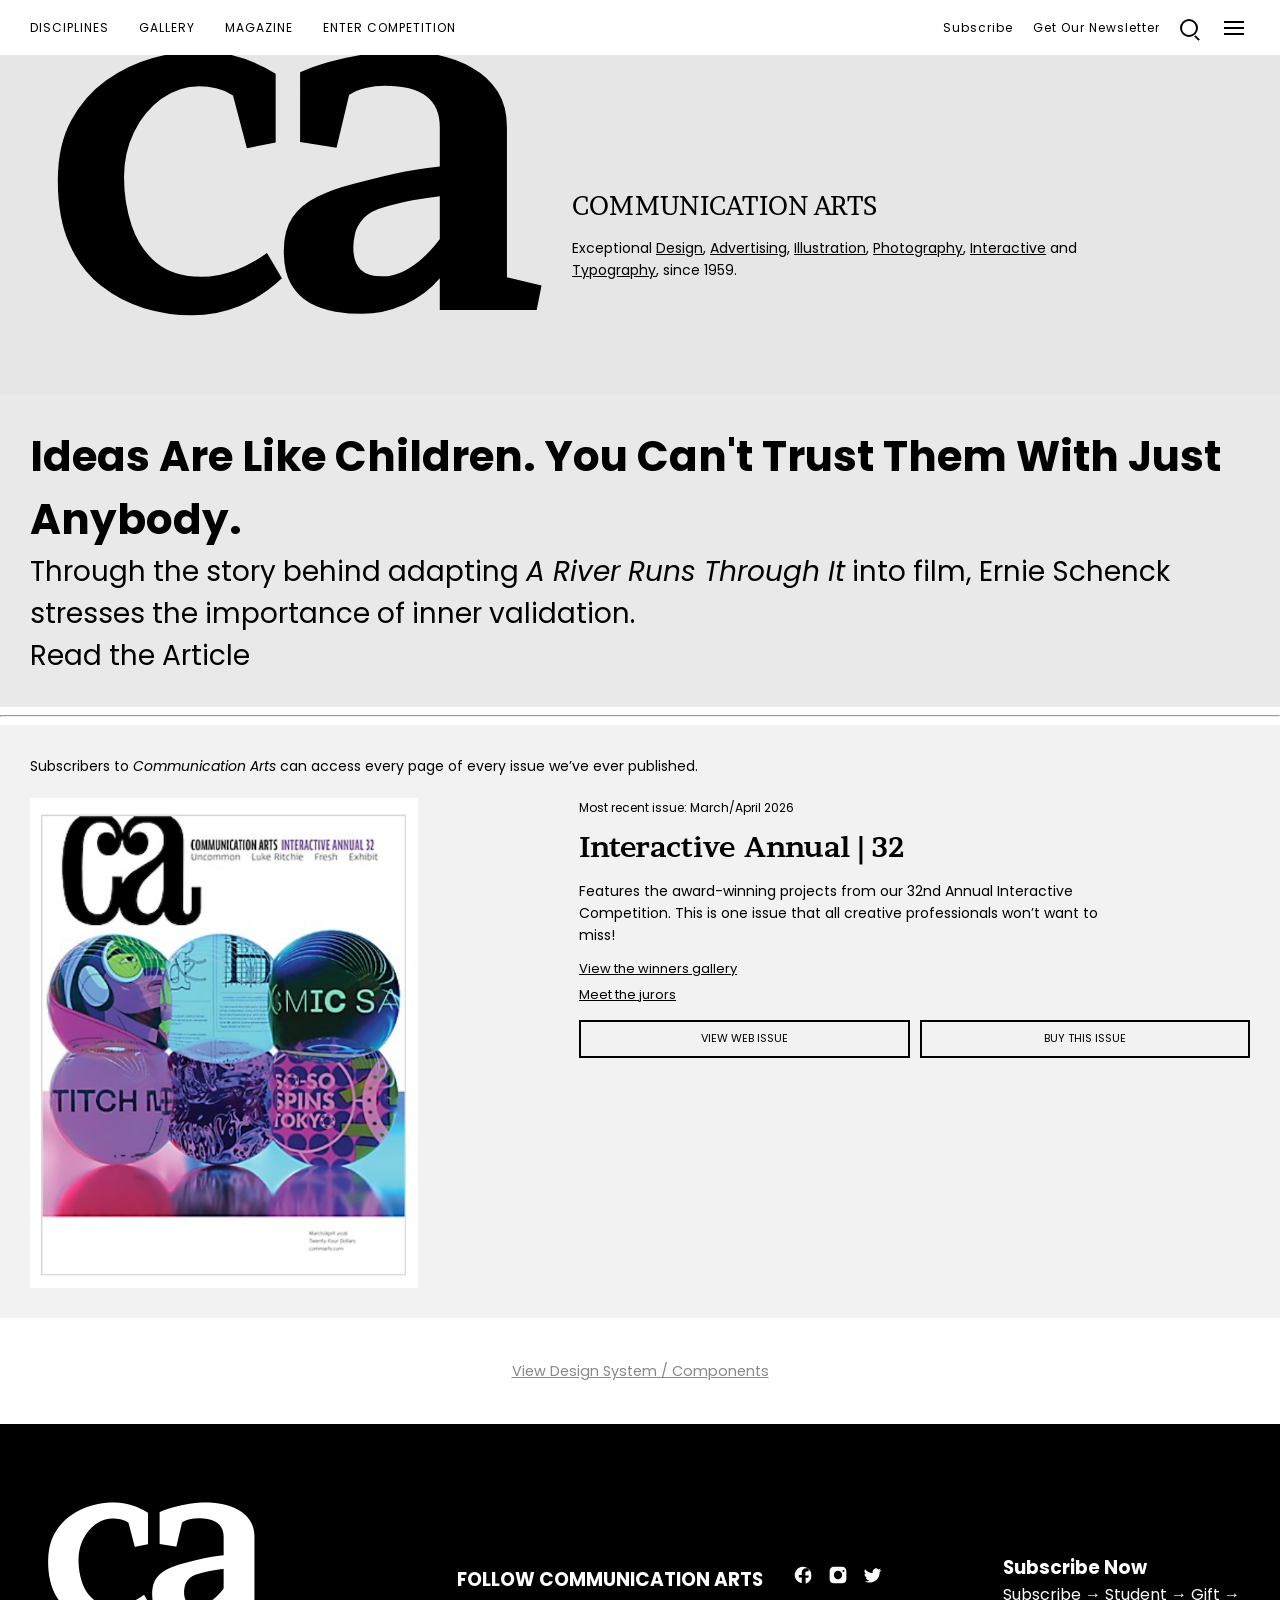
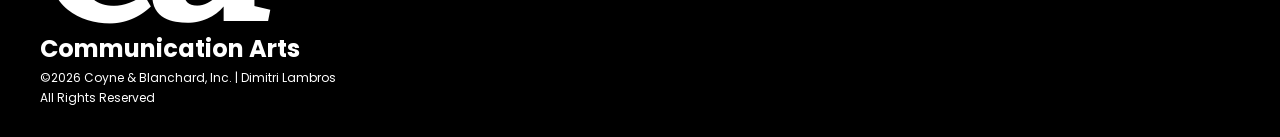
<file: index.html>
<!DOCTYPE html>
<html lang="en">
<head>
  <meta charset="UTF-8">
  <meta name="viewport" content="width=device-width, initial-scale=1.0">
  <meta http-equiv="X-UA-Compatible" content="ie=edge">
  <title>Communication Arts | Design, Advertising, Illustration, Photography</title>
  
  <link href="https://fonts.googleapis.com/css?family=Brawler%7CPoppins:400,500&display=swap" rel="stylesheet">
  
  <link rel="stylesheet" href="css/normalize.css">
  <link rel="stylesheet" href="css/main.css">
</head>
<body class="home-page">

  <header class="page-header">
    <nav class="page-header-left">
      <a href="#">DISCIPLINES</a>
      <a href="#">GALLERY</a>
      <a href="#">MAGAZINE</a>
      <a href="#">ENTER COMPETITION</a>
    </nav>
    
    <nav class="page-header-right">
      <a href="#">Subscribe</a>
      <a href="#">Get Our Newsletter</a>
      <div class="search-icon"></div>
      <button class="nav-toggle" aria-label="Toggle Menu">
        <span></span>
        <span></span>
        <span></span>
      </button>
    </nav>
  </header>

  <main>
    <section class="main-hero">
      <div class="hero-ca">ca</div>
      <div class="hero-right">
        <h1 class="hero-title">COMMUNICATION ARTS</h1>
        <p class="hero-text">
          Exceptional <a href="#">Design</a>, <a href="#">Advertising</a>,
          <a href="#">Illustration</a>, <a href="#">Photography</a>,
          <a href="#">Interactive</a> and <a href="#">Typography</a>, since 1959.
        </p>
      </div>
    </section>

    <div class="container">
      <section class="featured-article">
        <div class="section-heading-block">
          <h2>Ideas Are Like Children. You Can't Trust Them With Just Anybody.</h2>
          <p>
            Through the story behind adapting <em>A River Runs Through It</em> into film,
            Ernie Schenck stresses the importance of inner validation.
          </p>
          <a href="#" class="action-link">Read the Article</a>
        </div>
      </section>

      <hr>

      <section class="current-issue-preview">
        <div class="issue">
          <p class="issue__intro">
            Subscribers to <em>Communication Arts</em> can access every page of every issue we’ve ever published.
          </p>
          <div class="issue__grid">
            <div class="issue__image">
              <img src="images/ca.png" alt="March/April 2026 Issue Cover">
            </div>
            <div class="issue__content">
              <p class="issue__meta">Most recent issue: March/April 2026</p>
              <h2 class="issue__title">Interactive Annual | 32</h2>
              <p class="issue__text">
                Features the award-winning projects from our 32nd Annual Interactive Competition. 
                This is one issue that all creative professionals won’t want to miss!
              </p>
              <div class="issue__links">
                <a href="#">View the winners gallery</a>
                <a href="#">Meet the jurors</a>
              </div>
              <div class="issue__buttons">
                <a href="#" class="btn">View web issue</a>
                <a href="#" class="btn">Buy this issue</a>
              </div>
            </div>
          </div>
        </div>
      </section>
      
      <div class="design-system-link" style="text-align: center; padding: 40px 0;">
         <p><a href="components.html" style="text-decoration: underline; color: #888; font-size: 0.9rem;">View Design System / Components</a></p>
      </div>
    </div>
  </main>

  <footer class="page-footer">
    <div class="footer-left">
      <div class="wordmark-ca">ca</div>
      <div class="footer-brand-info">
        <h2>Communication Arts</h2>
        <p>©2026 Coyne & Blanchard, Inc. | Dimitri Lambros</p>
        <p>All Rights Reserved</p>
      </div>
    </div>

    <div class="footer-center">
        <h3>FOLLOW COMMUNICATION ARTS</h3>
        <ul class="social-list" style="display:flex; gap:15px; list-style:none; padding:0; justify-content: center;">
          <li>
            <a href="#" aria-label="Facebook">
              <svg width="20" height="20" viewBox="0 0 24 24"><path fill="currentColor" d="M22 12a10 10 0 10-11.5 9.9v-7H7v-2.9h3.5V9.4c0-3.5 2.1-5.4 5.3-5.4 1.5 0 3 .3 3 .3v3.3h-1.7c-1.7 0-2.3 1.1-2.3 2.2v2.7H19l-.6 2.9h-3.2v7A10 10 0 0022 12z"/></svg>
            </a>
          </li>
          <li>
            <a href="#" aria-label="Instagram">
              <svg width="20" height="20" viewBox="0 0 24 24"><path fill="currentColor" d="M7 2C4.2 2 2 4.2 2 7v10c0 2.8 2.2 5 5 5h10c2.8 0 5-2.2 5-5V7c0-2.8-2.2-5-5-5H7zm5 5a5 5 0 110 10 5 5 0 010-10zm6.5-.9a1.2 1.2 0 110 2.4 1.2 1.2 0 010-2.4z"/></svg>
            </a>
          </li>
          <li>
            <a href="#" aria-label="Twitter">
              <svg width="20" height="20" viewBox="0 0 24 24"><path fill="currentColor" d="M22 5.9c-.8.4-1.6.6-2.5.8.9-.6 1.5-1.4 1.8-2.4-.9.5-1.8.9-2.8 1.1A4.4 4.4 0 0016 4c-2.5 0-4.5 2.1-4.5 4.6 0 .4 0 .8.1 1.1-3.7-.2-7-2-9.2-4.7-.4.7-.6 1.4-.6 2.2 0 1.6.8 3 2 3.9-.7 0-1.4-.2-2-.5v.1c0 2.2 1.5 4 3.6 4.4-.4.1-.8.2-1.2.2-.3 0-.6 0-.9-.1.6 1.9 2.4 3.3 4.5 3.3A8.9 8.9 0 012 19.5 12.6 12.6 0 008.3 21c7.6 0 11.7-6.4 11.7-12v-.5c.8-.6 1.5-1.3 2-2.1z"/></svg>
            </a>
          </li>
        </ul>
    </div>

    <div class="footer-right">
      <h3>Subscribe Now</h3>
      <a href="#">Subscribe →</a>
      <a href="#">Student →</a>
      <a href="#">Gift →</a>
    </div>
  </footer>

</body>
</html>
</file>
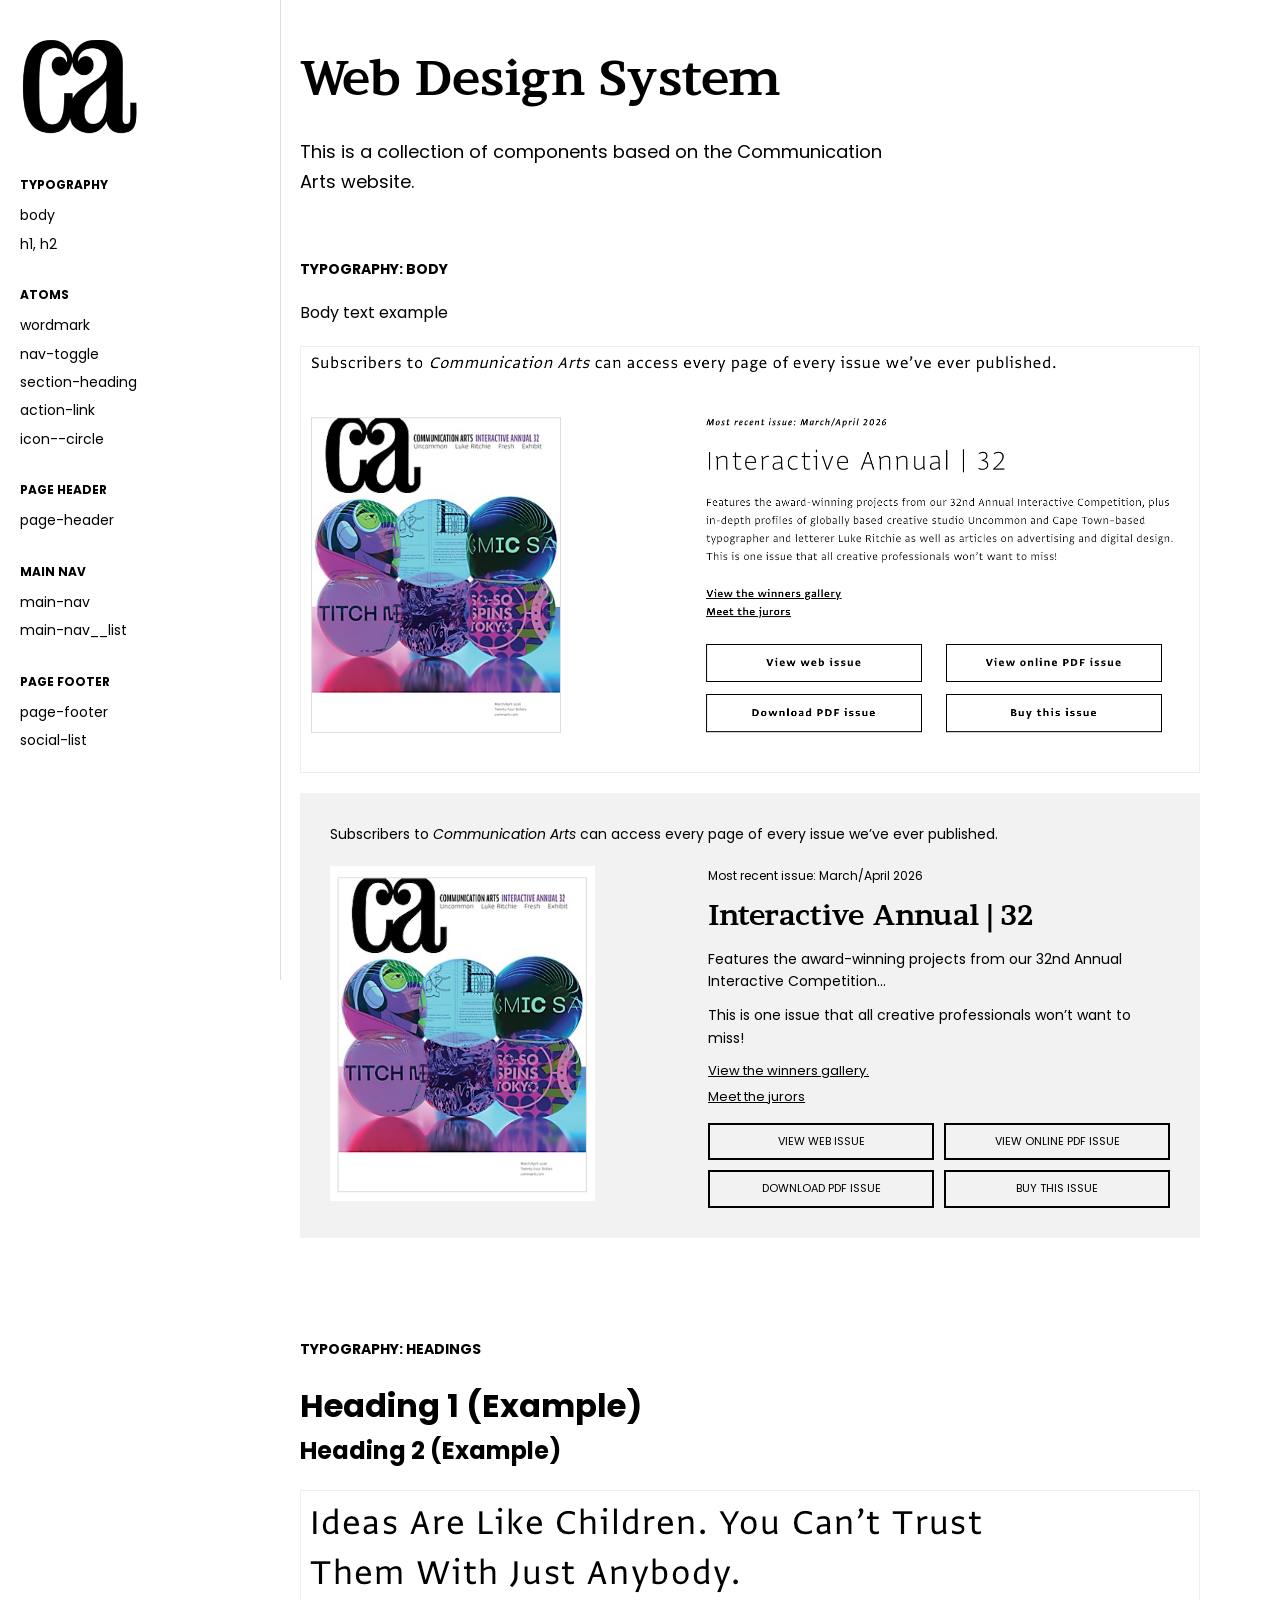
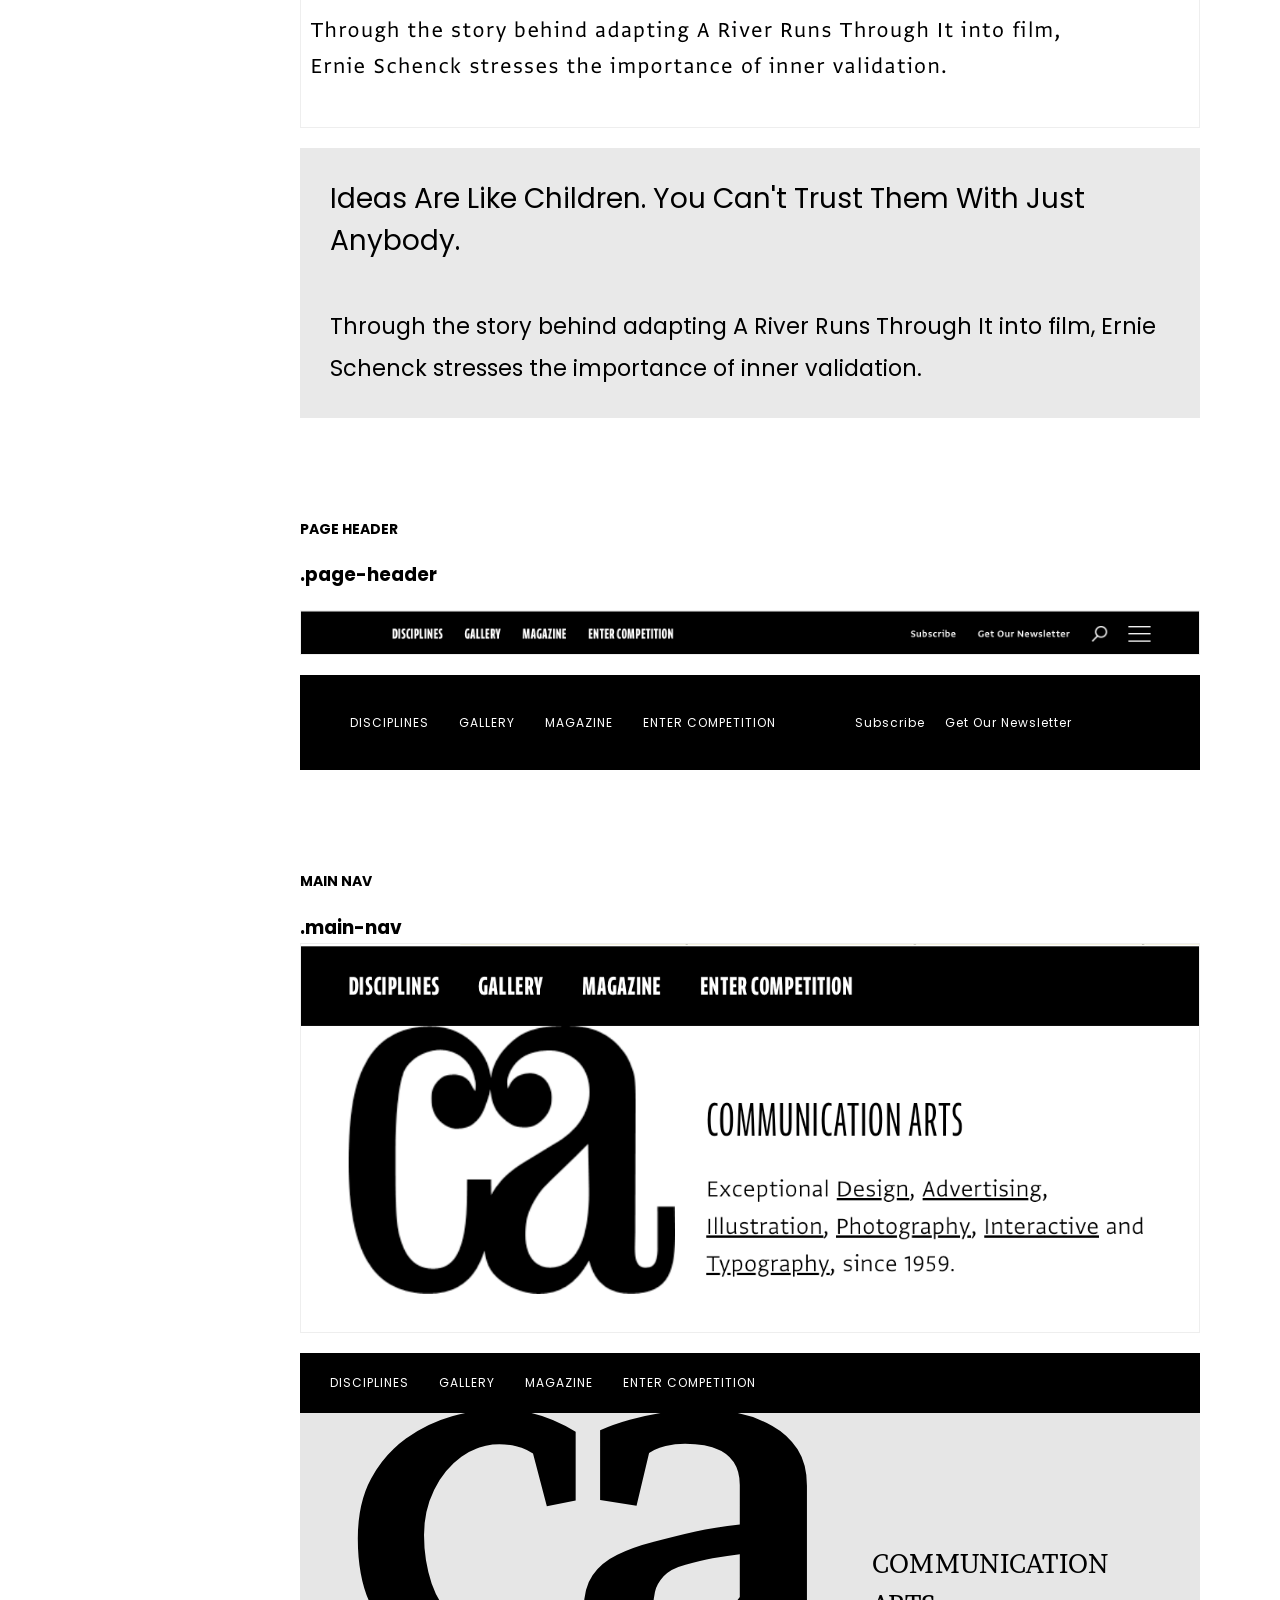
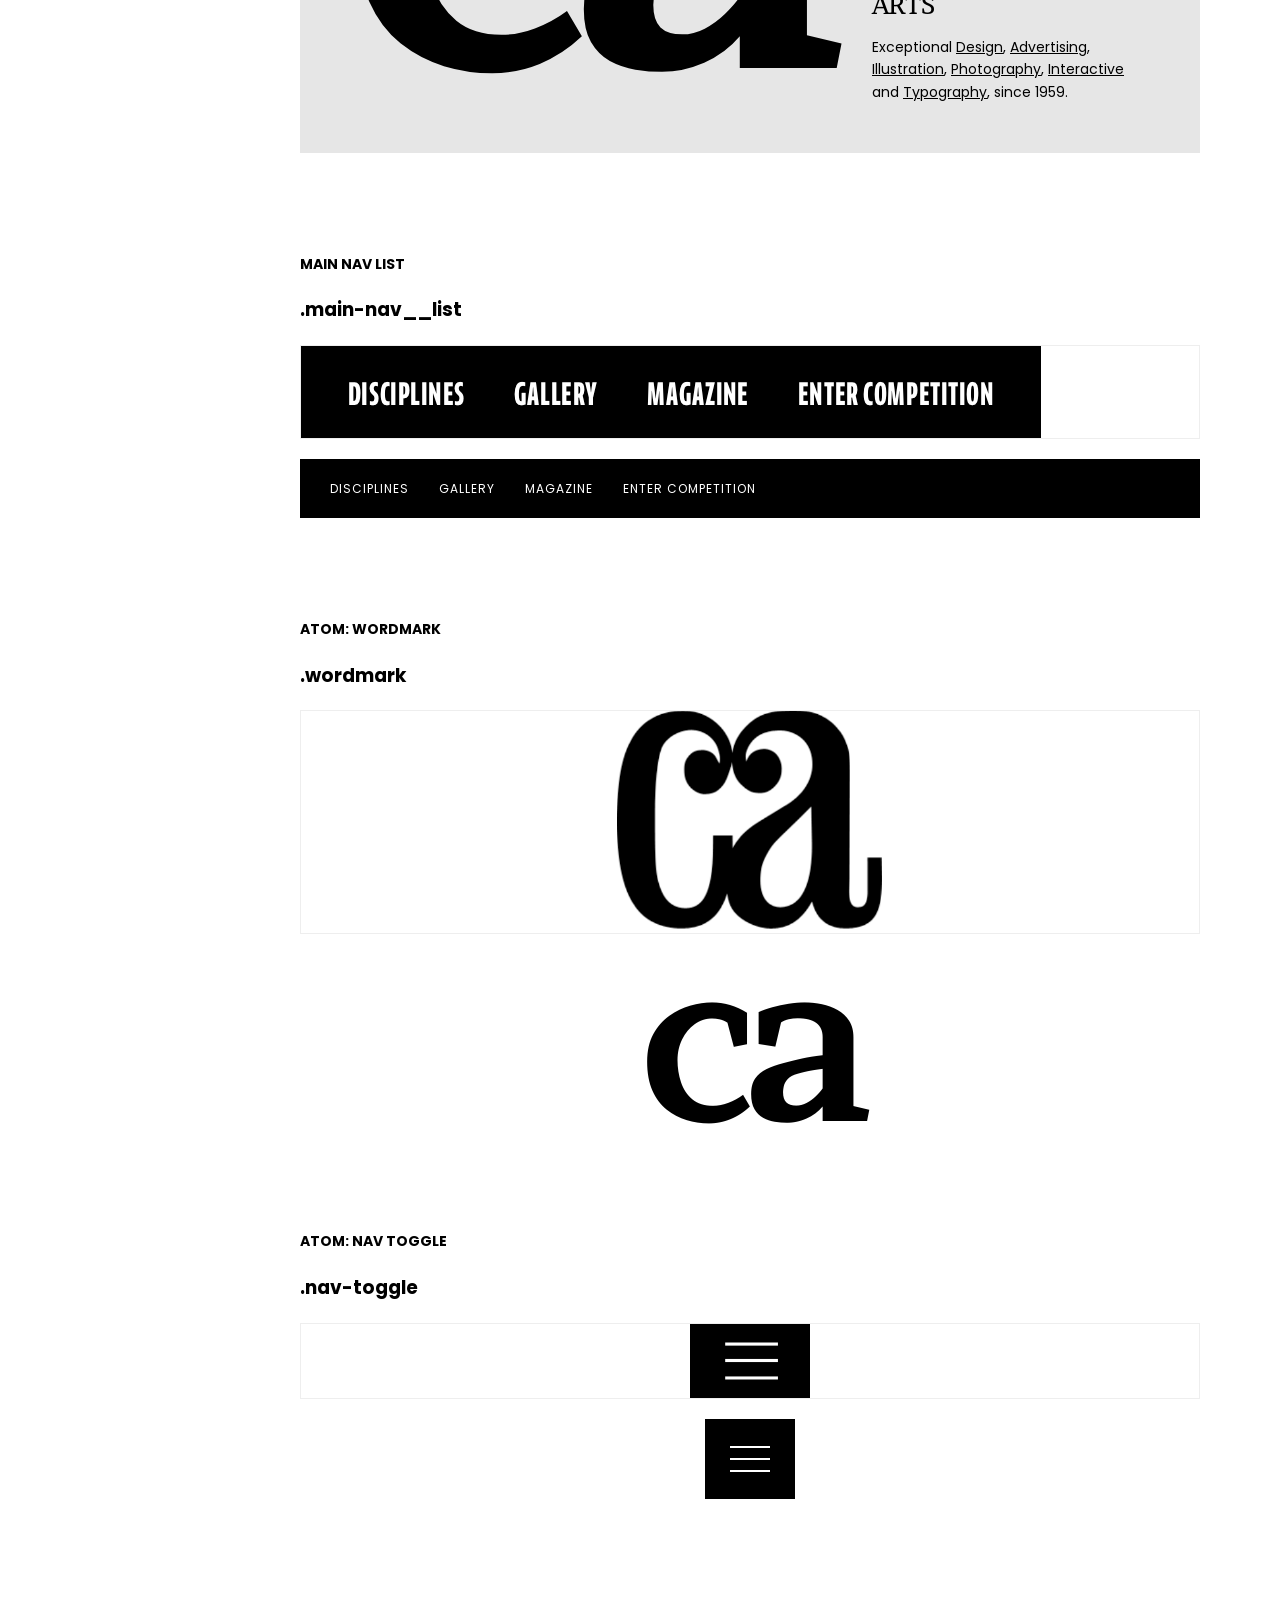
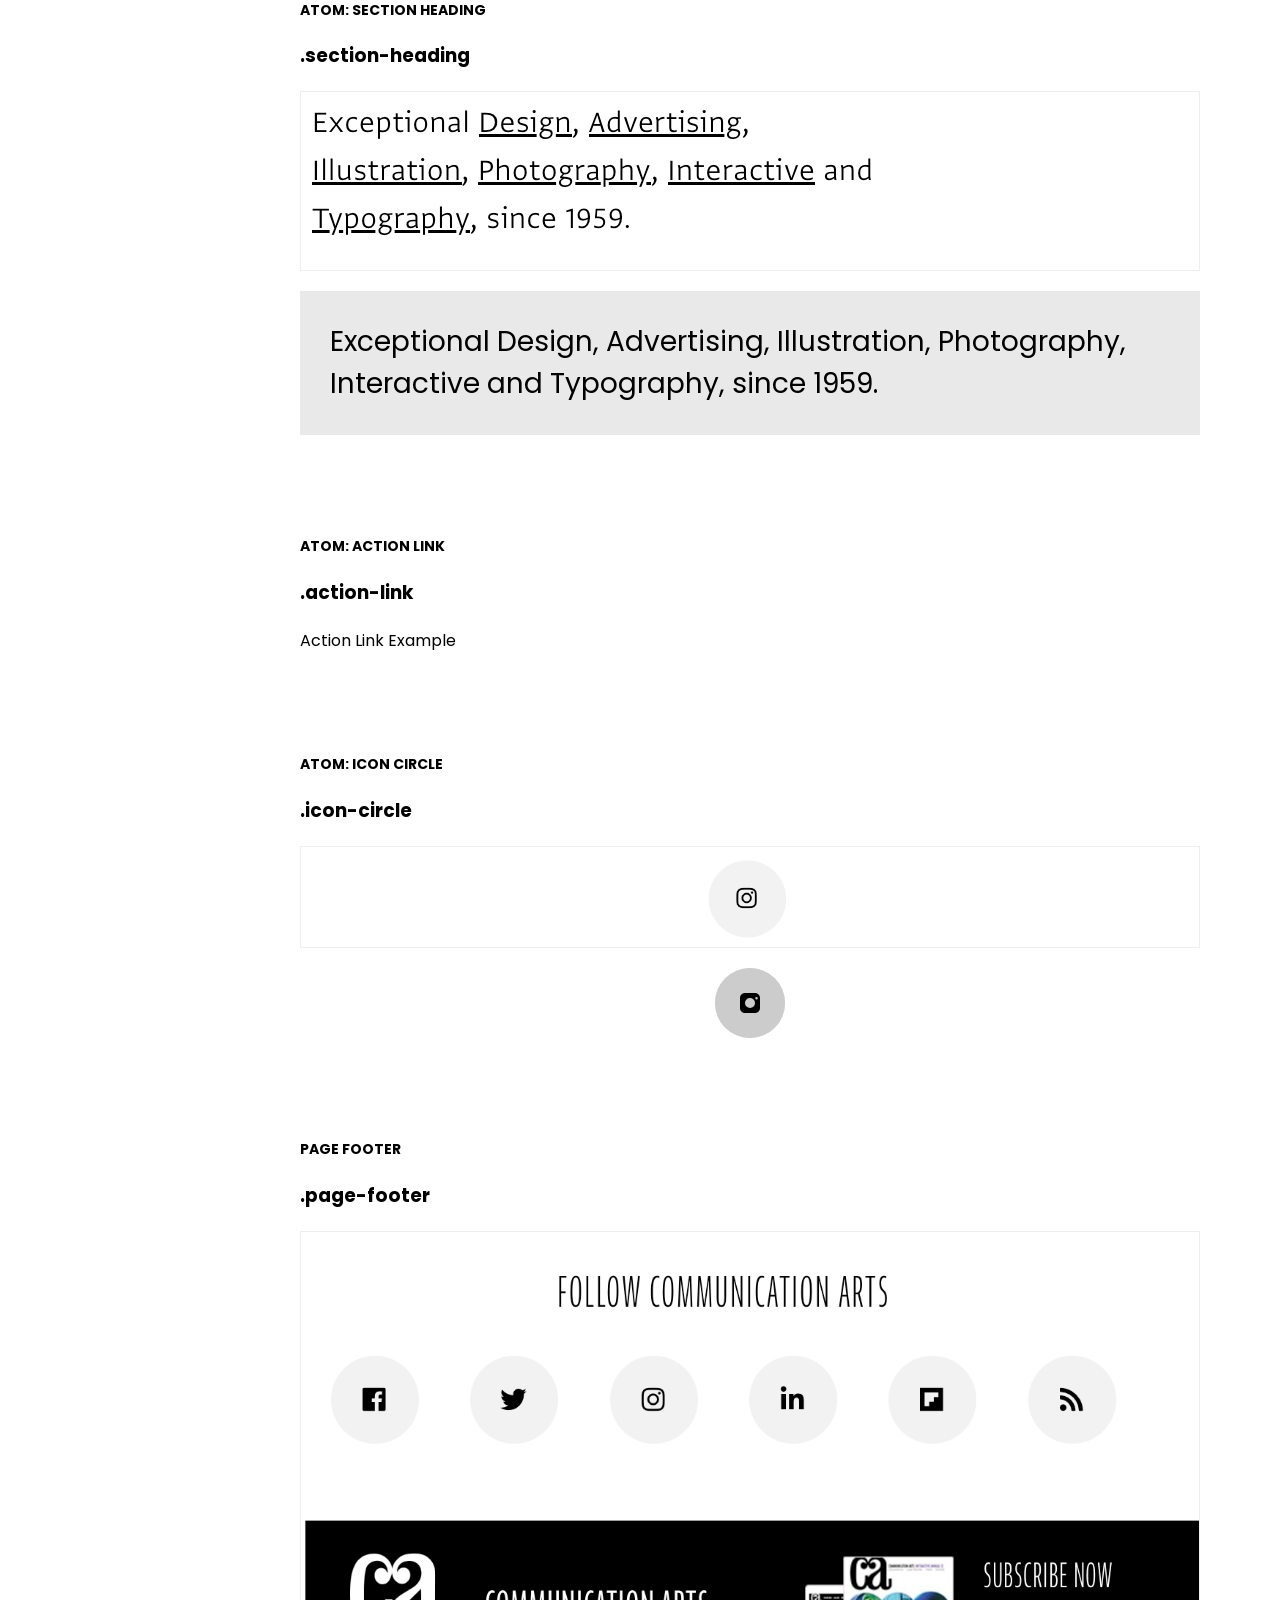
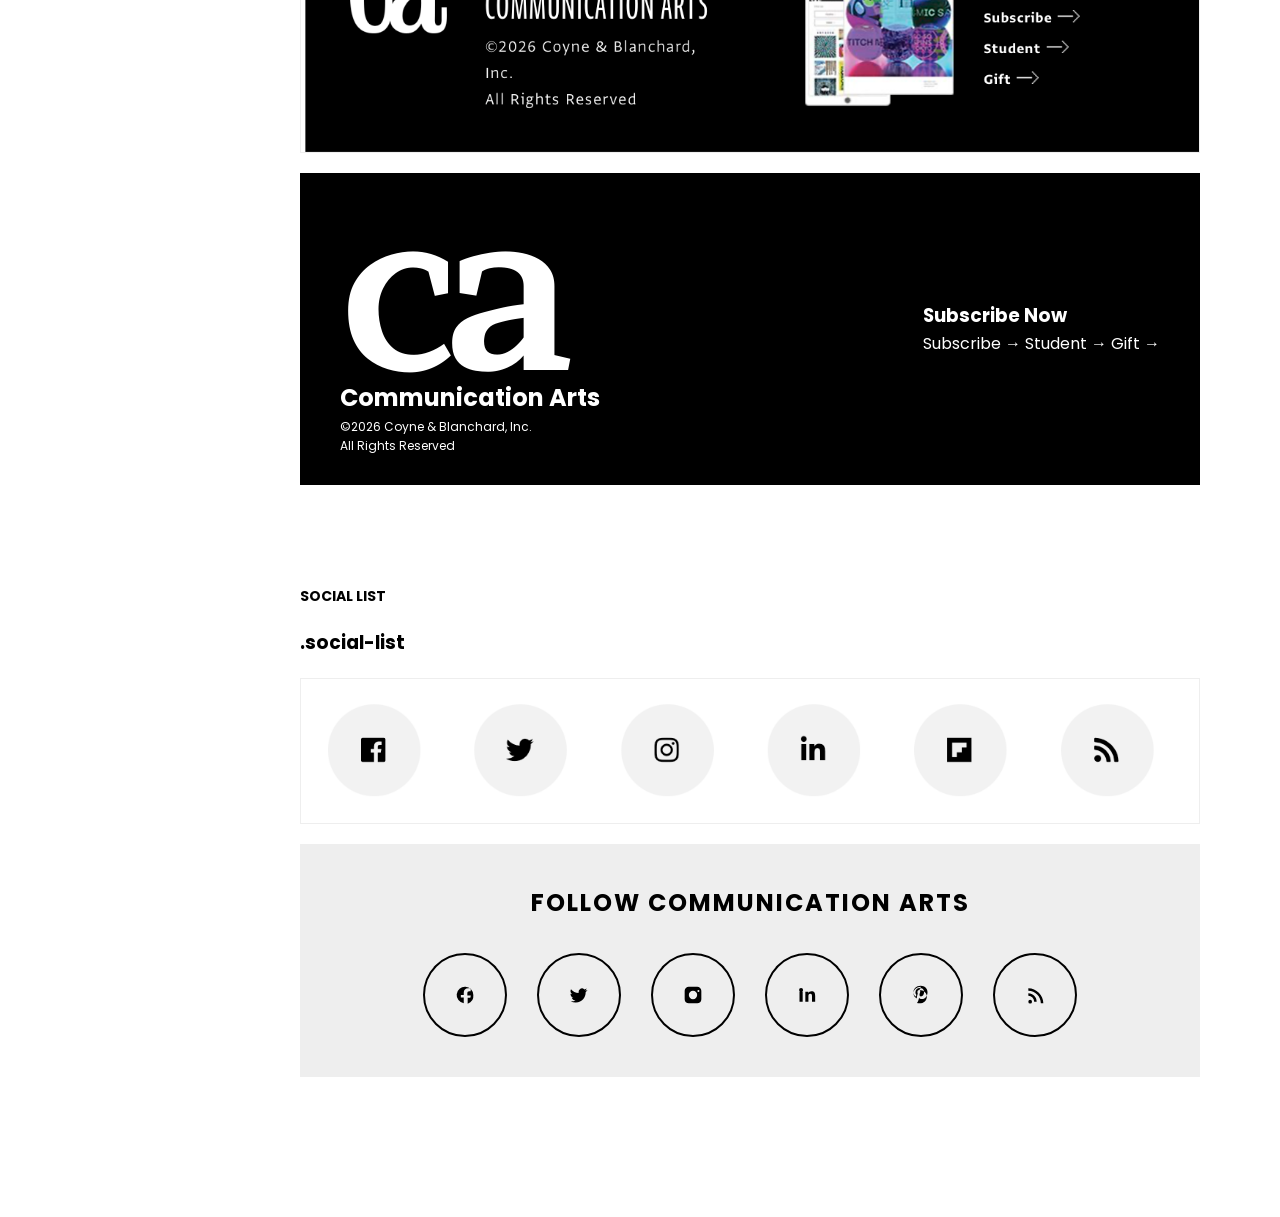
<file: components.html>
<!DOCTYPE html>
<html lang="en">
<head>
  <meta charset="UTF-8">
  <title>Components – Comm Arts</title>
  <meta name="viewport" content="width=device-width, initial-scale=1.0">
  <link href="https://fonts.googleapis.com/css?family=Brawler%7CPoppins:400,500&display=swap" rel="stylesheet">
  <link rel="stylesheet" href="css/main.css">
</head>
<body class="design-system">
  <aside class="sidebar-nav">
    <div class="sidebar-logo">
      <img src="images/logo.png" alt="Communication Arts Logo">
    </div>
    <h2>Typography</h2>
    <ul class="system-nav">
      <li><a href="#body">body</a></li>
      <li><a href="#headings">h1, h2</a></li>
    </ul>
    <h2>Atoms</h2>
    <ul class="system-nav">
      <li><a href="#wordmark">wordmark</a></li>
      <li><a href="#nav-toggle">nav-toggle</a></li>
      <li><a href="#section-heading">section-heading</a></li>
      <li><a href="#action-link">action-link</a></li>
      <li><a href="#icon">icon--circle</a></li>
    </ul>
    <h2>Page Header</h2>
    <ul class="system-nav">
      <li><a href="#page-header">page-header</a></li>
    </ul>
    <h2>Main Nav</h2>
    <ul class="system-nav">
      <li><a href="#main-nav">main-nav</a></li>
      <li><a href="#main-nav-list">main-nav__list</a></li>
    </ul>
    <h2>Page Footer</h2>
    <ul class="system-nav">
      <li><a href="#footer">page-footer</a></li>
      <li><a href="#social">social-list</a></li>
    </ul>
  </aside>

  <main class="component-page">
    <h1 class="page-title">Web Design System</h1>
    <p class="page-description">
      This is a collection of components based on the 
      <a href="https://www.commarts.com/">Communication Arts</a> website.
    </p>

    <section id="body" class="component">
      <h2 class="section-title">Typography: Body</h2>
      <div class="component__code">
        <p>Body text example</p>
      </div>
      <div class="component__img">
        <img src="images/body.png" alt="Preview of body typography">
      </div>
      <div class="component__code">
        <div class="issue">
          <p class="issue__intro">
            Subscribers to <em>Communication Arts</em> can access every page of every issue we’ve ever published.
          </p>
          <div class="issue__grid">
            <div class="issue__image">
              <img src="images/ca.png" alt="Communication Arts Magazine Cover">
            </div>
            <div class="issue__content">
              <p class="issue__meta">Most recent issue: March/April 2026</p>
              <h2 class="issue__title">Interactive Annual | 32</h2>
              <p class="issue__text">
                Features the award-winning projects from our 32nd Annual Interactive Competition...
              </p>
              <p class="issue__text">
                This is one issue that all creative professionals won’t want to miss!
              </p>
              <div class="issue__links">
                <a href="#">View the winners gallery.</a>
                <a href="#">Meet the jurors</a>
              </div>
              <div class="issue__buttons">
                <a href="#">View web issue</a>
                <a href="#">View online PDF issue</a>
                <a href="#">Download PDF issue</a>
                <a href="#">Buy this issue</a>
              </div>
            </div>
          </div>
        </div>
      </div>
    </section>

    <section id="headings" class="component">
      <h2 class="section-title">Typography: Headings</h2>
      <div class="component__code">
        <h2 class="example-h1" style="font-size: 2em; margin: 0;">Heading 1 (Example)</h2>
        <h2 class="example-h2" style="font-size: 1.5em; margin: 0;">Heading 2 (Example)</h2>
      </div>
      <div class="component__img">
        <img src="images/headings.png" alt="Preview of heading styles">
      </div>
      <div class="component__code">
        <div class="section-heading-block">
          Ideas Are Like Children. You Can't Trust Them With Just Anybody.<br><br>
          <span style="font-size: 0.8em; font-weight: normal;">
            Through the story behind adapting A River Runs Through It into film,
            Ernie Schenck stresses the importance of inner validation.
          </span>
        </div>
      </div>
    </section>

    <section id="page-header" class="component">
      <h2 class="section-title">Page Header</h2>
      <div class="component__code">
        <h3>.page-header</h3>
      </div>
      <div class="component__img">
        <img src="images/page-header.png" alt="Preview of site header">
      </div>
      <div class="component__code">
        <header class="page-header">
          <div class="page-header-left">
            <a href="#">DISCIPLINES</a>
            <a href="#">GALLERY</a>
            <a href="#">MAGAZINE</a>
            <a href="#">ENTER COMPETITION</a>
          </div>
          <div class="page-header-right">
            <a href="#">Subscribe</a>
            <a href="#">Get Our Newsletter</a>
            <div class="search-icon"></div>
            <div class="nav-toggle">
              <span></span>
              <span></span>
              <span></span>
            </div>
          </div>
        </header>
      </div>
    </section>

    <section id="main-nav" class="component">
      <h2 class="section-title">Main Nav</h2>
      <div class="component__code">
        <nav class="main-nav">
          <ul class="main-nav__list">
            <li><h3>.main-nav</h3></li>
          </ul>
        </nav>
      </div>
      <div class="component__img">
        <img src="images/main-nav.png" alt="Preview of main navigation">
      </div>
      <div class="component__code">
        <nav class="main-nav">
          <div class="main-nav-top">
            <a href="#">DISCIPLINES</a>
            <a href="#">GALLERY</a>
            <a href="#">MAGAZINE</a>
            <a href="#">ENTER COMPETITION</a>
          </div>
        </nav>
      </div>
      <div class="component__code">
        <section class="main-hero">
          <div class="hero-ca">ca</div>
          <div class="hero-right">
            <h2 class="hero-title">COMMUNICATION ARTS</h2>
            <p class="hero-text">
              Exceptional <a href="#">Design</a>, <a href="#">Advertising</a>,
              <a href="#">Illustration</a>, <a href="#">Photography</a>,
              <a href="#">Interactive</a> and <a href="#">Typography</a>, since 1959.
            </p>
          </div>
        </section>
      </div>
    </section>

    <section id="main-nav-list" class="component">
      <h2 class="section-title">Main Nav List</h2>
      <div class="component__code">
        <ul class="main-nav__list">
          <li><h3>.main-nav__list</h3></li>
        </ul>
      </div>
      <div class="component__img">
        <img src="images/main-nav-list.png" alt="Preview of navigation list">
      </div>
      <div class="component__code">
        <nav class="main-nav">
          <div class="main-nav-top">
            <a href="#">DISCIPLINES</a>
            <a href="#">GALLERY</a>
            <a href="#">MAGAZINE</a>
            <a href="#">ENTER COMPETITION</a>
          </div>
        </nav>
      </div>
    </section>

    <section id="wordmark" class="component">
      <h2 class="section-title">Atom: Wordmark</h2>
      <div class="component__code">
        <h3 class="wordmark">.wordmark</h3>
      </div>
      <div class="component__img">
        <img class="ui-image--small" src="images/wordmark.png" alt="Wordmark thumbnail">
      </div>
      <div class="component__code">
        <div class="wordmark-ca">ca</div>
      </div>
    </section>

    <section id="nav-toggle" class="component">
      <h2 class="section-title">Atom: Nav Toggle</h2>
      <div class="component__code">
        <h3>.nav-toggle</h3>
      </div>
      <div class="component__img">
        <img class="ui-image--tiny" src="images/nav-toggle.png" alt="Hamburger menu icon preview">
      </div>
      <div class="component__code nav-toggle-center">
        <div class="nav-toggle">
          <span></span>
          <span></span>
          <span></span>
        </div>
      </div>
    </section>

    <section id="section-heading" class="component">
      <h2 class="section-title">Atom: Section Heading</h2>
      <div class="component__code">
        <h3>.section-heading</h3>
      </div>
      <div class="component__img">
        <img src="images/section-heading.png" alt="Section heading preview">
      </div>
      <div class="component__code">
        <div class="section-heading-block">
          Exceptional <a href="#">Design</a>, <a href="#">Advertising</a>,
          <a href="#">Illustration</a>, <a href="#">Photography</a>,
          <a href="#">Interactive</a> and <a href="#">Typography</a>, since 1959.
        </div>
      </div>
    </section>

    <section id="action-link" class="component">
      <h2 class="section-title">Atom: Action Link</h2>
      <div class="component__code">
        <h3>.action-link</h3>
      </div>
      <div class="component__code">
        <a href="#" class="action-link">Action Link Example</a>
      </div>
    </section>

    <section id="icon" class="component">
      <h2 class="section-title">Atom: Icon Circle</h2>
      <div class="component__code">
        <h3>.icon-circle</h3>
      </div>
      <div class="component__img">
        <img class="ui-image--tiny" src="images/icon-circle.png" alt="Circle icon preview">
      </div>
      <div class="component__code">
        <div class="icon-center">
          <div class="icon-circle-big">
            <div style="width:100%;height:100%;background:#ccc;border-radius:50%;display:flex;align-items:center;justify-content:center;">
              <svg width="24" height="24" viewBox="0 0 24 24" aria-hidden="true">
                <path d="M7 2C4.2 2 2 4.2 2 7v10c0 2.8 2.2 5 5 5h10c2.8 0 5-2.2 5-5V7c0-2.8-2.2-5-5-5H7zm5 5a5 5 0 110 10 5 5 0 010-10zm6.5-.9a1.2 1.2 0 110 2.4 1.2 1.2 0 010-2.4z"/>
              </svg>
            </div>
          </div>
        </div>
      </div>
    </section>

    <section id="footer" class="component">
      <h2 class="section-title">Page Footer</h2>
      <div class="component__code">
        <h3>.page-footer</h3>
      </div>
      <div class="component__img">
        <img src="images/page-footer.png" alt="Site footer preview">
      </div>
      <div class="component__code">
        <footer class="page-footer">
          <div class="footer-left">
            <div class="wordmark-ca">ca</div>
            <div>
              <h2>Communication Arts</h2>
              <p>©2026 Coyne & Blanchard, Inc.</p>
              <p>All Rights Reserved</p>
            </div>
          </div>
          <div class="footer-center">
          </div>
          <div class="footer-right">
            <h3>Subscribe Now</h3>
            <a href="#">Subscribe →</a>
            <a href="#">Student →</a>
            <a href="#">Gift →</a>
          </div>
        </footer>
      </div>
    </section>

    <section id="social" class="component">
      <h2 class="section-title">Social List</h2>
      <div class="component__code">
        <ul class="social-list">
          <li><h3>.social-list</h3></li>
        </ul>
      </div>
      <div class="component__img">
        <img src="images/social-list.png" alt="Social media links preview">
      </div>
      <div class="component__code">
        <div style="background:#eee; padding:40px 20px; text-align:center;">
          <h2 style="margin-bottom:30px; letter-spacing:2px;">
            FOLLOW COMMUNICATION ARTS
          </h2>
          <ul style="display:flex; justify-content:center; gap:30px; list-style: none; padding: 0;">
            <li style="width:80px;height:80px;border:2px solid #000;border-radius:50%;display:flex;align-items:center;justify-content:center;">
              <svg width="20" height="20" viewBox="0 0 24 24" aria-label="Facebook"><path d="M22 12a10 10 0 10-11.5 9.9v-7H7v-2.9h3.5V9.4c0-3.5 2.1-5.4 5.3-5.4 1.5 0 3 .3 3 .3v3.3h-1.7c-1.7 0-2.3 1.1-2.3 2.2v2.7H19l-.6 2.9h-3.2v7A10 10 0 0022 12z"/></svg>
            </li>
            <li style="width:80px;height:80px;border:2px solid #000;border-radius:50%;display:flex;align-items:center;justify-content:center;">
              <svg width="20" height="20" viewBox="0 0 24 24" aria-label="Twitter"><path d="M22 5.9c-.8.4-1.6.6-2.5.8.9-.6 1.5-1.4 1.8-2.4-.9.5-1.8.9-2.8 1.1A4.4 4.4 0 0016 4c-2.5 0-4.5 2.1-4.5 4.6 0 .4 0 .8.1 1.1-3.7-.2-7-2-9.2-4.7-.4.7-.6 1.4-.6 2.2 0 1.6.8 3 2 3.9-.7 0-1.4-.2-2-.5v.1c0 2.2 1.5 4 3.6 4.4-.4.1-.8.2-1.2.2-.3 0-.6 0-.9-.1.6 1.9 2.4 3.3 4.5 3.3A8.9 8.9 0 012 19.5 12.6 12.6 0 008.3 21c7.6 0 11.7-6.4 11.7-12v-.5c.8-.6 1.5-1.3 2-2.1z"/></svg>
            </li>
            <li style="width:80px;height:80px;border:2px solid #000;border-radius:50%;display:flex;align-items:center;justify-content:center;">
              <svg width="20" height="20" viewBox="0 0 24 24" aria-label="Instagram"><path d="M7 2C4.2 2 2 4.2 2 7v10c0 2.8 2.2 5 5 5h10c2.8 0 5-2.2 5-5V7c0-2.8-2.2-5-5-5H7zm5 5a5 5 0 110 10 5 5 0 010-10zm6.5-.9a1.2 1.2 0 110 2.4 1.2 1.2 0 010-2.4z"/></svg>
            </li>
            <li style="width:80px;height:80px;border:2px solid #000;border-radius:50%;display:flex;align-items:center;justify-content:center;">
              <svg width="20" height="20" viewBox="0 0 24 24" aria-label="LinkedIn"><path d="M4.9 3.5A2.4 2.4 0 112.5 6a2.4 2.4 0 012.4-2.5zM3 8h3.8v12H3zm7 0h3.6v1.6h.1c.5-1 1.8-2 3.6-2 3.8 0 4.5 2.5 4.5 5.7V20H18v-6.1c0-1.5 0-3.4-2-3.4s-2.3 1.6-2.3 3.3V20H10z"/></svg>
            </li>
            <li style="width:80px;height:80px;border:2px solid #000;border-radius:50%;display:flex;align-items:center;justify-content:center;">
              <svg width="20" height="20" viewBox="0 0 24 24" aria-label="Pinterest"><path d="M12 2C6.5 2 3 5.6 3 10c0 2.8 1.6 5.2 4.1 6.1-.1-.5-.2-1.4 0-2l1-4c-.2-.4-.4-1-.4-1.6 0-1.5.9-2.6 2-2.6 1 0 1.4.8 1.4 1.7 0 1-.6 2.5-.9 3.9-.3 1.2.6 2.2 1.8 2.2 2.1 0 3.7-2.2 3.7-5.3 0-2.8-2-4.8-5-4.8-3.4 0-5.4 2.6-5.4 5.3 0 1 .4 2.1 1 2.7.1.1.1.2.1.3l-.4 1.6c-.1.2-.2.3-.4.2-1.6-.8-2.6-3.1-2.6-5 0-4.1 3-7.8 8.7-7.8 4.6 0 8.1 3.3 8.1 7.7 0 4.6-2.9 8.3-7 8.3-1.4 0-2.7-.7-3.1-1.5l-.8 3c-.3 1.1-1.1 2.4-1.7 3.2.9.3 1.8.4 2.8.4 5.5 0 9-3.6 9-8 0-4.4-3.5-8-9-8z"/></svg>
            </li>
            <li style="width:80px;height:80px;border:2px solid #000;border-radius:50%;display:flex;align-items:center;justify-content:center;">
              <svg width="20" height="20" viewBox="0 0 24 24" aria-label="RSS"><path d="M6.2 17.8a2.2 2.2 0 11-2.2 2.2 2.2 2.2 0 012.2-2.2zM4 10v3a7 7 0 017 7h3c0-5.5-4.5-10-10-10zm0-6v3c8.3 0 15 6.7 15 15h3C22 12.4 13.6 4 4 4z"/></svg>
            </li>
          </ul>
        </div>
      </div>
    </section>
  </main>
</body>
</html>
</file>
<file: css/main.css>
/* RESET / BASE */

html {

  line-height: 1.15;

  -webkit-text-size-adjust: 100%;

}

body {

  margin: 0;

  font-family: "Poppins", Arial, sans-serif;

  color: #000;

  line-height: 1.6;

}

h1, h2, h3, p {

  margin: 0;

}

a {

  text-decoration: none;

  color: inherit;

}

a:hover {

  text-decoration: underline;

}

img {

  max-width: 100%;

  display: block;

}

ul {

  list-style: none;

  margin: 0;

  padding: 0;

}

/* ========================= */

/* ACCESSIBILITY (ADDED) */

/* ========================= */

.visually-hidden {

  position: absolute;

  left: -9999px;

}

/* ========================= */

/* LAYOUT */

/* ========================= */

.design-system {

  display: block;

}

/* ========================= */

/* SIDEBAR */

/* ========================= */

.sidebar-nav {

  width: 240px;

  padding: 40px 20px;

  border-right: 1px solid #ddd;

  position: fixed;

  top: 0;

  left: 0;

  height: 100vh;

  overflow-y: auto;

  background: #fff;

}

.sidebar-logo img {

  width: 120px;

  margin-bottom: 40px;

}

.sidebar-nav h2 {

  font-size: 12px;

  text-transform: uppercase;

  margin: 30px 0 10px;

}

.system-nav li {

  margin-bottom: 6px;

}

.system-nav a {

  display: block;

  font-size: 14px;

  color: #000;

}

/* ========================= */

/* MAIN CONTENT */

/* ========================= */

.component-page {

  margin-left: 260px;

  padding: 40px;

  max-width: 900px;

}

/* ========================= */

/* HEADER TITLE */

/* ========================= */

.page-title {

  font-family: "Brawler", serif;

  font-size: 48px;

  margin-bottom: 20px;

}

.page-description {

  font-size: 18px;

  line-height: 1.7;

  margin-bottom: 60px;

  max-width: 600px;

}

/* ========================= */

/* SECTION TITLES */

/* ========================= */

.section-title {

  font-size: 14px;

  text-transform: uppercase;

  margin: 60px 0 20px;

}

/* ========================= */

/* COMPONENT BLOCK */

/* ========================= */

.component {

  margin-bottom: 100px;

}

.component__img {

  border: 1px solid #eee;

  margin-bottom: 20px;

}

.component__code {

  margin-bottom: 20px;

}

/* CENTER ICON BLOCK */

#icon .component__code:last-child {

  display: flex;

  justify-content: center;

}

/* ========================= */

/* IMAGE HELPERS */

/* ========================= */

.ui-image--small {

  width: 280px;

  margin: 0 auto;

}

.ui-image--tiny {

  width: 120px;

  margin: 0 auto;

}

/* ========================= */

/* WORDMARK */

/* ========================= */

.wordmark span:first-child {

  font-weight: 300;

}

.wordmark span:last-child {

  font-weight: 700;

}

.wordmark-ca {

  font-family: "Brawler", serif;

  font-size: 220px;

  font-weight: 700;

  letter-spacing: -14px;

  line-height: 0.8;

  display: inline-block;

}

#wordmark .component__code:last-child {

  text-align: center;

}

/* ========================= */

/* ICON */

/* ========================= */

.icon-circle {

  width: 30px;

  height: 30px;

  border: 1px solid #000;

  border-radius: 50%;

}

.icon-center {

  display: flex;

  justify-content: center;

  width: 100%;

}

.icon-circle-big {

  width: 70px;

  height: 70px;

  background: #ddd;

  border-radius: 50%;

  display: flex;

  align-items: center;

  justify-content: center;

}

.icon-circle-big svg {

  width: 24px;

  height: 24px;

}

/* ========================= */

/* MAIN NAV */

/* ========================= */

.main-nav,

.main-nav__list {

  font-size: 16px;

}

.main-nav-top {

  background: #000;

  padding: 20px 30px;

  display: flex;

  gap: 30px;

  margin-bottom: 0;

}

.main-nav-top a {

  color: #fff;

  font-size: 12px;

  letter-spacing: 1px;

  text-transform: uppercase;

}

#main-nav .component__code {

  margin-bottom: 0;

}

/* ========================= */

/* SOCIAL */

/* ========================= */

.social-list {

  display: flex;

  gap: 10px;

}

/* ========================= */

/* BODY COMPONENT */

/* ========================= */

.issue {

  background: #f2f2f2;

  padding: 30px;

}

.issue__intro {

  font-size: 14px;

  margin-bottom: 20px;

}

.issue__grid {

  display: grid;

  grid-template-columns: 0.9fr 1.1fr;

  gap: 22px;

  align-items: start;

}

.issue__image img {

  width: 72%;

}

.issue__content {

  margin-left: -12px;

}

.issue__meta {

  font-size: 12px;

  margin-bottom: 8px;

}

.issue__title {

  font-family: "Brawler", serif;

  font-size: 28px;

  margin-bottom: 10px;

}

.issue__text {

  font-size: 14px;

  line-height: 1.6;

  margin-bottom: 12px;

  max-width: 520px;

}

.issue__links a {

  display: block;

  font-size: 13px;

  text-decoration: underline;

  margin-bottom: 5px;

}

.issue__buttons {

  display: grid;

  grid-template-columns: 1fr 1fr;

  gap: 10px;

  margin-top: 15px;

}

.issue__buttons a {

  border: 2px solid #000;

  padding: 8px;

  text-align: center;

  font-size: 11px;

  text-transform: uppercase;

}

/* ========================= */

/* NAV TOGGLE */

/* ========================= */

.nav-toggle-center {

  display: flex;

  justify-content: center;

}

.nav-toggle {

  width: 90px;

  height: 80px;

  background: #000;

  display: flex;

  flex-direction: column;

  justify-content: center;

  align-items: center;

  gap: 10px;

}

.nav-toggle span {

  width: 40px;

  height: 2px;

  background: #fff;

}

/* ========================= */

/* SECTION HEADING */

/* ========================= */

.section-heading-block {

  background: #e9e9e9;

  padding: 30px;

  font-size: 28px;

  line-height: 1.5;

}

/* ========================= */

/* PAGE HEADER */

/* ========================= */

.page-header {

  display: flex;

  justify-content: space-between;

  align-items: center;

  padding: 18px 30px;

  background: none;

  color: #000;

  font-size: 12px;

  letter-spacing: 1px;

}

.page-header-left {

  display: flex;

  gap: 30px;

}

.page-header-right {

  display: flex;

  align-items: center;

  gap: 20px;

}

.search-icon {

  width: 14px;

  height: 14px;

  border: 2px solid #000;

  border-radius: 50%;

  position: relative;

}

.search-icon::after {

  content: "";

  width: 6px;

  height: 2px;

  background: #000;

  position: absolute;

  bottom: -4px;

  right: -4px;

  transform: rotate(45deg);

}

.page-header .nav-toggle {

  width: auto;

  height: auto;

  background: none;

  display: flex;

  flex-direction: column;

  gap: 4px;

}

.page-header .nav-toggle span {

  width: 20px;

  height: 2px;

  background: #000;

}

/* ========================= */

/* HERO */

/* ========================= */

.main-hero {

  display: flex;

  align-items: flex-start;

  gap: 50px;

  height: 340px;

  padding: 0 60px;

  background: #e6e6e6;

  overflow: hidden;

  margin-top: 0;

}

.hero-ca {

  font-family: "Brawler", serif;

  font-size: 480px;

  font-weight: 700;

  letter-spacing: -32px;

  line-height: 0.55;

  margin-top: -50px;

  margin-left: -20px;

}

.hero-right {

  max-width: 520px;

  margin-top: 130px;

}

.hero-title {

  font-family: "Brawler", serif;

  font-size: 26px;

  font-weight: 500;

  margin-bottom: 10px;

}

.hero-text {

  font-size: 14px;

  line-height: 1.6;

}

.hero-text a {

  text-decoration: underline;

}

/* ========================= */

/* PAGE HEADER BLACK BLOCK */

/* ========================= */

#page-header .component__code:last-of-type {

  background: #000;

  color: #fff;

  padding: 20px;

}

#page-header .component__code:last-of-type * {

  color: #fff;

}

/* ========================= */

/* FOOTER */

/* ========================= */

.page-footer {

  background: #000;

  color: #fff;

  display: flex;

  justify-content: space-between;

  align-items: center;

  padding: 30px 40px;

}

.footer-left p {

  font-size: 12px;

}

.footer-center {

  display: flex;

  gap: 30px;

}

.footer-center a {

  font-size: 12px;

  color: #fff;

  text-transform: uppercase;

}
</file>
